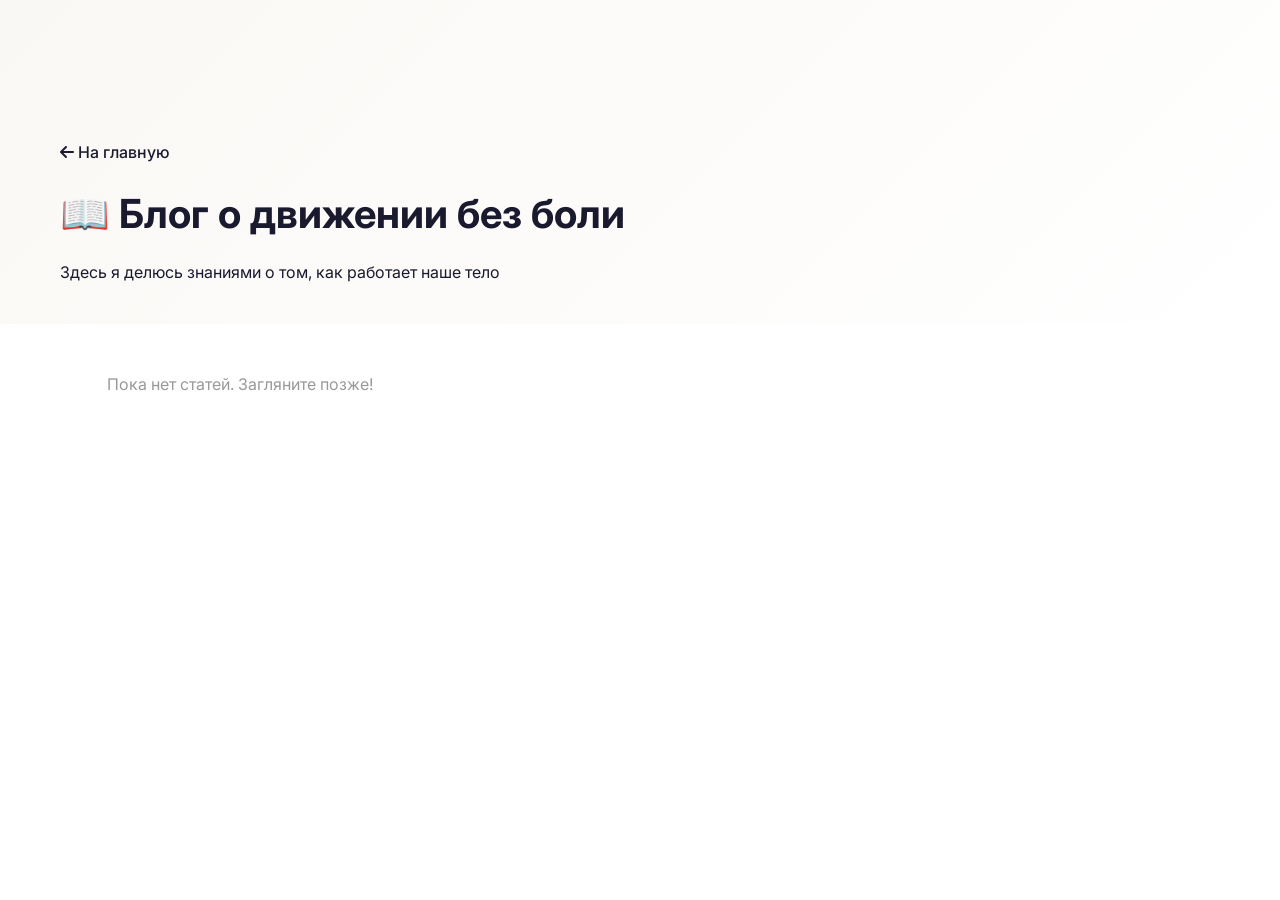
<file: article.html>
<!DOCTYPE html>
<html lang="ru">
<head>
    <meta charset="UTF-8">
    <meta name="viewport" content="width=device-width, initial-scale=1.0, viewport-fit=cover">
    <title>Статья | Валерия Радкова</title>
    <link href="https://fonts.googleapis.com/css2?family=Inter:opsz,wght@14..32,300;400;500;600;700&display=swap" rel="stylesheet">
    <link rel="stylesheet" href="https://cdnjs.cloudflare.com/ajax/libs/font-awesome/6.5.1/css/all.min.css">
    <link rel="stylesheet" href="style.css">
    <style>
        .article-container { max-width: 800px; margin: 60px auto; padding: 0 20px; }
        @media (max-width: 768px) { .article-container { margin: 40px auto; } }
        .article-card { background: white; border-radius: 32px; padding: 40px; box-shadow: 0 8px 30px rgba(0,0,0,0.05); }
        @media (max-width: 600px) { .article-card { padding: 24px; } }
        .back-link { display: inline-block; margin-bottom: 24px; color: #1a1a2e; text-decoration: none; font-weight: 500; }
        h1 { font-size: 2.2rem; margin-bottom: 16px; }
        @media (max-width: 600px) { h1 { font-size: 1.6rem; } }
        .article-meta { display: flex; gap: 24px; margin-bottom: 32px; color: #999; font-size: 0.85rem; }
        .article-content { font-size: 1.05rem; line-height: 1.7; color: #2a2a3a; }
        .article-content p { margin-bottom: 20px; }
    </style>
</head>
<body>
    <div class="article-container">
        <div class="article-card">
            <a href="blog.html" class="back-link"><i class="fas fa-arrow-left"></i> Ко всем статьям</a>
            <h1 id="article-title"></h1>
            <div class="article-meta">
                <span id="article-date"></span>
                <span><i class="far fa-eye"></i> <span id="article-views"></span></span>
            </div>
            <div id="article-content" class="article-content"></div>
        </div>
    </div>
    <script>
        function getBlogPosts() {
            const posts = localStorage.getItem('blog_posts');
            return posts ? JSON.parse(posts) : [];
        }
        function addView(postId) {
            const posts = getBlogPosts();
            const post = posts.find(p => p.id == postId);
            if (post) {
                post.views = (post.views || 0) + 1;
                localStorage.setItem('blog_posts', JSON.stringify(posts));
            }
        }
        function loadArticle() {
            const params = new URLSearchParams(window.location.search);
            const id = params.get('id');
            if (!id) { window.location.href = 'blog.html'; return; }
            const posts = getBlogPosts();
            const post = posts.find(p => p.id == id);
            if (!post) { window.location.href = 'blog.html'; return; }
            addView(id);
            document.getElementById('article-title').innerHTML = post.title_ru || post.title;
            document.getElementById('article-content').innerHTML = (post.content_ru || post.content || '').replace(/\n/g, '<br>');
            document.getElementById('article-date').innerHTML = new Date(post.date).toLocaleDateString();
            document.getElementById('article-views').innerHTML = post.views || 0;
            document.title = post.title_ru || post.title;
        }
        document.addEventListener('DOMContentLoaded', loadArticle);
    </script>
</body>
</html>
</file>
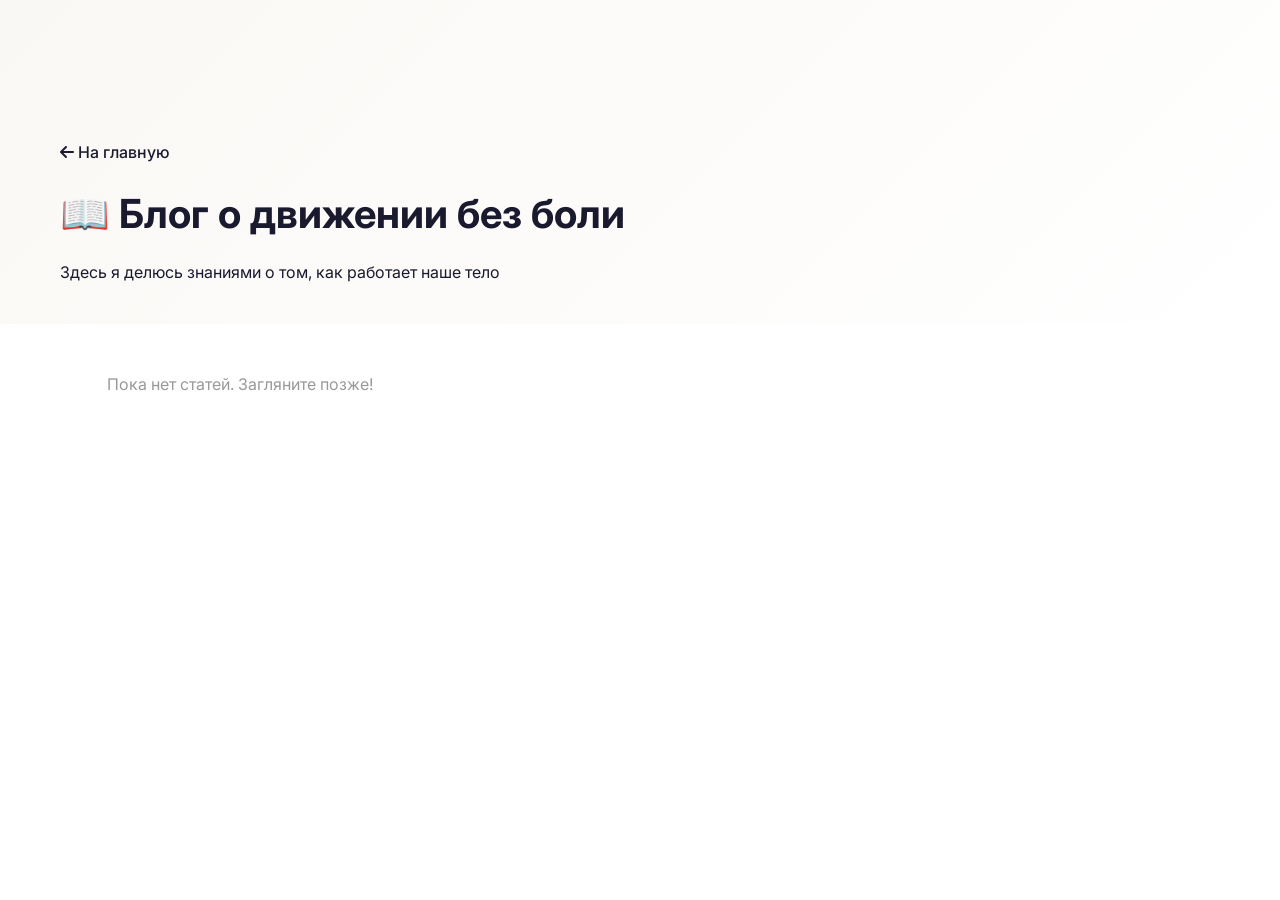
<file: blog.html>
<!DOCTYPE html>
<html lang="ru">
<head>
    <meta charset="UTF-8">
    <meta name="viewport" content="width=device-width, initial-scale=1.0, viewport-fit=cover">
    <title>Блог | Валерия Радкова</title>
    <link href="https://fonts.googleapis.com/css2?family=Inter:opsz,wght@14..32,300;400;500;600;700&display=swap" rel="stylesheet">
    <link rel="stylesheet" href="https://cdnjs.cloudflare.com/ajax/libs/font-awesome/6.5.1/css/all.min.css">
    <link rel="stylesheet" href="style.css">
    <style>
        .blog-header {
            padding: 120px 0 40px;
            background: linear-gradient(135deg, #faf8f5 0%, #ffffff 100%);
        }
        h1 {
            font-size: 2.5rem;
            margin-bottom: 16px;
        }
        @media (max-width: 768px) {
            .blog-header { padding: 100px 0 30px; }
            h1 { font-size: 2rem; }
        }
        .blog-grid {
            display: grid;
            grid-template-columns: repeat(auto-fill, minmax(320px, 1fr));
            gap: 40px;
            margin: 48px 0;
        }
        @media (max-width: 600px) {
            .blog-grid { grid-template-columns: 1fr; gap: 24px; }
        }
        .blog-card {
            background: #faf8f5;
            border-radius: 24px;
            overflow: hidden;
            text-decoration: none;
            color: inherit;
            transition: transform 0.2s;
            display: block;
        }
        .blog-card:hover { transform: translateY(-6px); }
        .blog-card-content { padding: 24px; }
        .blog-card h3 { font-size: 1.3rem; margin-bottom: 12px; }
        .blog-meta {
            display: flex;
            justify-content: space-between;
            align-items: center;
            margin-top: 16px;
            font-size: 0.8rem;
            color: #999;
        }
        .back-link {
            display: inline-block;
            margin: 20px 0;
            color: #1a1a2e;
            text-decoration: none;
            font-weight: 500;
        }
    </style>
</head>
<body>
    <div class="blog-header">
        <div class="container">
            <a href="index.html" class="back-link"><i class="fas fa-arrow-left"></i> На главную</a>
            <h1>📖 Блог о движении без боли</h1>
            <p>Здесь я делюсь знаниями о том, как работает наше тело</p>
        </div>
    </div>
    <div class="container">
        <div id="blog-list" class="blog-grid"></div>
    </div>
    <script>
        function getBlogPosts() {
            const posts = localStorage.getItem('blog_posts');
            return posts ? JSON.parse(posts) : [];
        }
        function loadBlogList() {
            const container = document.getElementById('blog-list');
            const posts = getBlogPosts();
            const sorted = posts.sort((a,b) => new Date(b.date) - new Date(a.date));
            if (sorted.length === 0) {
                container.innerHTML = '<p style="text-align:center; color:#999;">Пока нет статей. Загляните позже!</p>';
                return;
            }
            container.innerHTML = sorted.map(post => `
                <a href="article.html?id=${post.id}" class="blog-card">
                    <div class="blog-card-content">
                        <h3>${post.title_ru || post.title}</h3>
                        <p>${(post.excerpt_ru || post.excerpt || '').substring(0, 120)}${(post.excerpt_ru || post.excerpt || '').length > 120 ? '...' : ''}</p>
                        <div class="blog-meta">
                            <span>${new Date(post.date).toLocaleDateString()}</span>
                            <span><i class="far fa-eye"></i> ${post.views || 0}</span>
                        </div>
                    </div>
                </a>
            `).join('');
        }
        document.addEventListener('DOMContentLoaded', loadBlogList);
    </script>
</body>
</html>
</file>
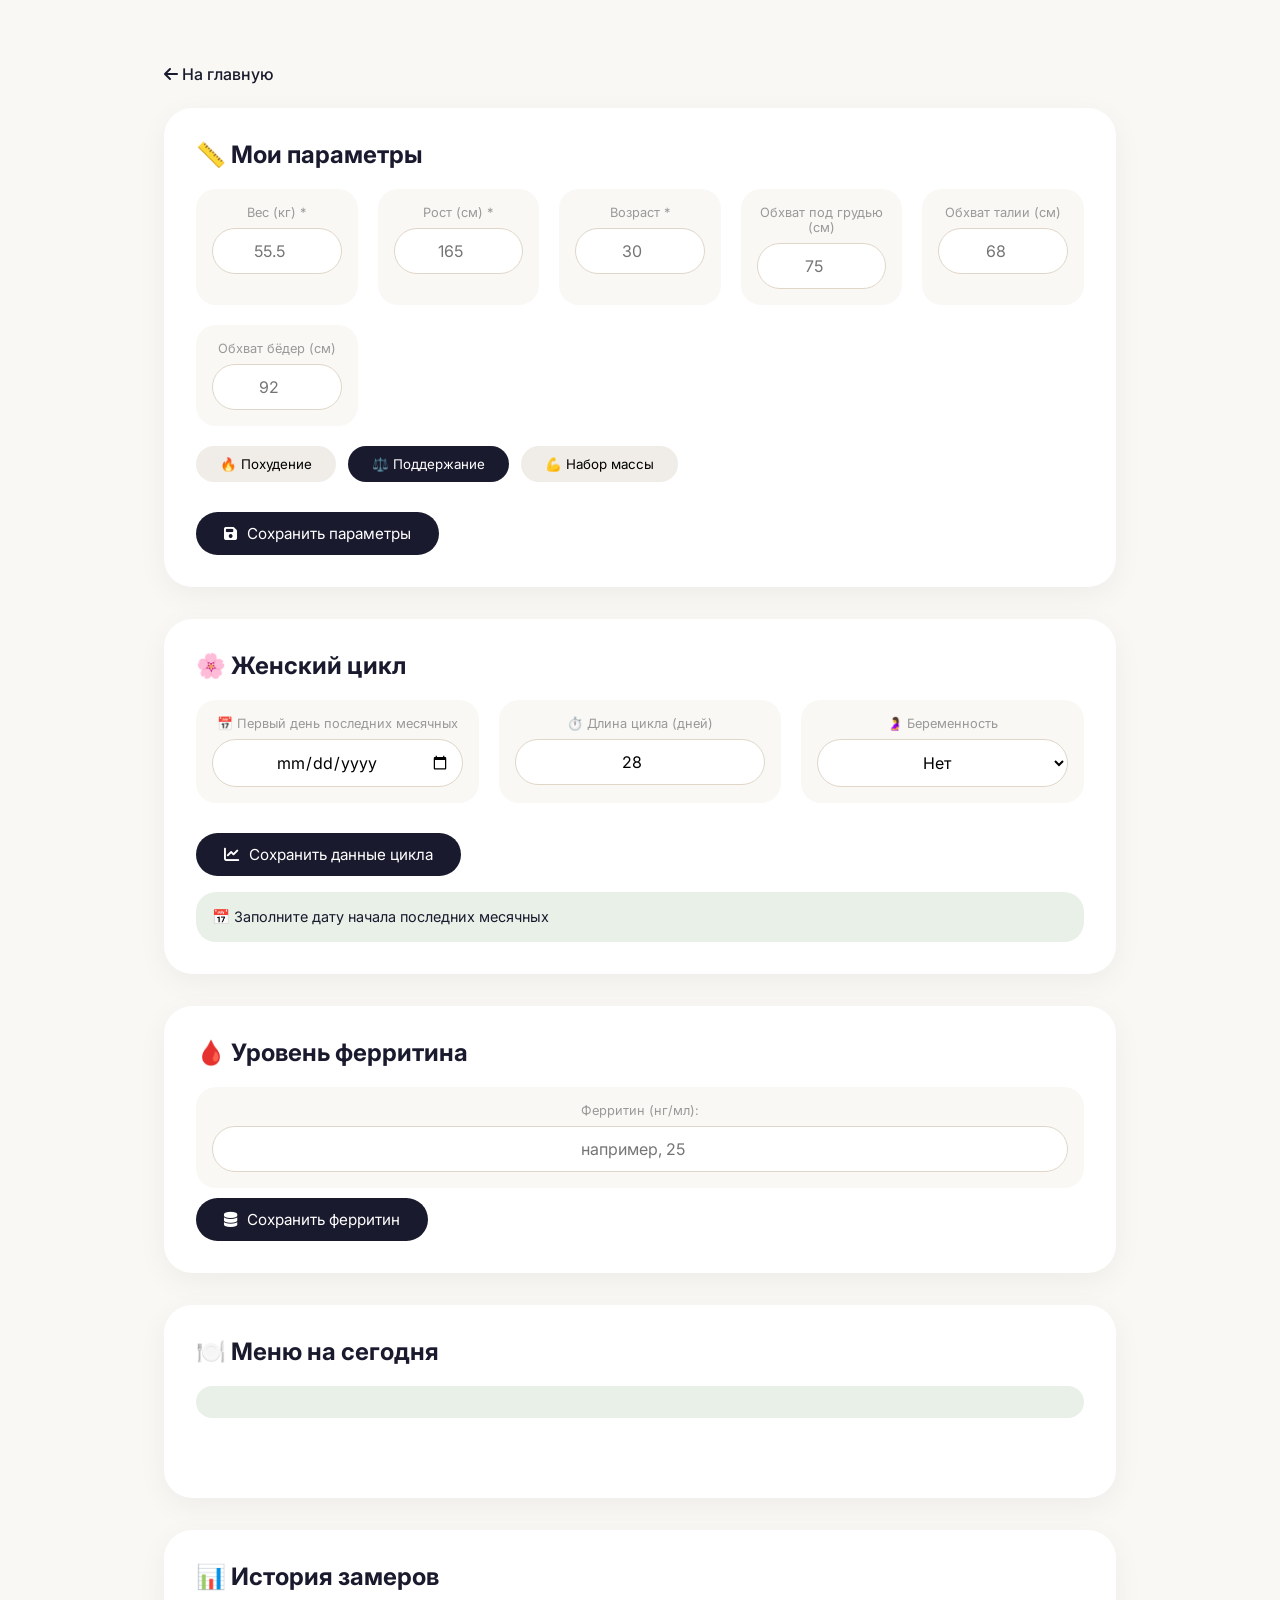
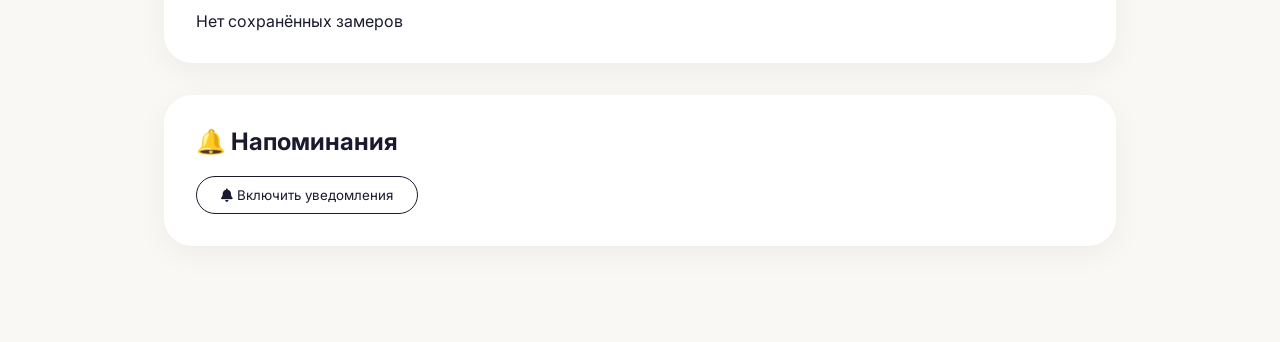
<file: dashboard.html>
<!DOCTYPE html>
<html lang="ru">
<head>
    <meta charset="UTF-8">
    <meta name="viewport" content="width=device-width, initial-scale=1.0, viewport-fit=cover">
    <title>Личный кабинет | Валерия Радкова</title>
    <link href="https://fonts.googleapis.com/css2?family=Inter:opsz,wght@14..32,300;400;500;600;700&display=swap" rel="stylesheet">
    <link rel="stylesheet" href="https://cdnjs.cloudflare.com/ajax/libs/font-awesome/6.5.1/css/all.min.css">
    <style>
        * { margin: 0; padding: 0; box-sizing: border-box; }
        body { font-family: 'Inter', sans-serif; background: #faf8f5; color: #1a1a2e; }
        .container { max-width: 1000px; margin: 40px auto; padding: 24px; }
        .card { background: white; border-radius: 28px; padding: 32px; margin-bottom: 32px; box-shadow: 0 8px 30px rgba(0,0,0,0.05); }
        h2 { font-size: 1.5rem; margin-bottom: 20px; }
        .grid { display: grid; grid-template-columns: repeat(auto-fit, minmax(160px, 1fr)); gap: 20px; margin: 20px 0; }
        .field { background: #faf8f5; padding: 16px; border-radius: 20px; text-align: center; }
        .field label { display: block; font-size: 0.8rem; color: #999; margin-bottom: 8px; }
        .field input, .field select { width: 100%; padding: 12px; border: 1px solid #e0d6c8; border-radius: 40px; text-align: center; font-size: 1rem; font-family: 'Inter', sans-serif; background: white; }
        .goal-group { display: flex; gap: 12px; flex-wrap: wrap; margin: 20px 0; }
        .goal-btn { background: #f0ede8; border: none; padding: 10px 24px; border-radius: 40px; cursor: pointer; font-family: 'Inter', sans-serif; transition: all 0.2s; }
        .goal-btn.active { background: #1a1a2e; color: white; }
        .btn { background: #1a1a2e; color: white; padding: 12px 28px; border: none; border-radius: 40px; cursor: pointer; display: inline-flex; align-items: center; gap: 10px; font-family: 'Inter', sans-serif; font-size: 0.95rem; margin-top: 10px; }
        .btn-outline { background: transparent; border: 1.5px solid #1a1a2e; color: #1a1a2e; padding: 10px 24px; border-radius: 40px; cursor: pointer; font-family: 'Inter', sans-serif; }
        .menu-grid { display: grid; grid-template-columns: repeat(auto-fit, minmax(320px, 1fr)); gap: 24px; margin: 24px 0; }
        .menu-card { background: #faf8f5; border-radius: 24px; padding: 20px; cursor: pointer; border: 2px solid transparent; transition: all 0.2s; }
        .menu-card.selected { border-color: #4a7c59; background: #f0f5f0; }
        .menu-card h4 { margin-bottom: 8px; }
        .menu-desc { font-size: 0.8rem; color: #c4a87c; margin-bottom: 16px; }
        .meal-preview p { font-size: 0.85rem; color: #666; margin: 6px 0; }
        .meal-detail { display: grid; grid-template-columns: repeat(auto-fit, minmax(180px, 1fr)); gap: 16px; margin: 20px 0; }
        .meal-item { background: white; padding: 16px; border-radius: 20px; }
        .recipe-link { margin-top: 10px; font-size: 0.8rem; color: #c4a87c; display: inline-block; text-decoration: none; }
        .back-link { display: inline-block; margin-bottom: 24px; color: #1a1a2e; text-decoration: none; font-weight: 500; }
        table { width: 100%; border-collapse: collapse; margin-top: 20px; }
        th, td { padding: 12px; text-align: left; border-bottom: 1px solid #eee; }
        th { background: #faf8f5; }
        .hidden { display: none; }
        .info-text { background: #e8f0e8; padding: 16px; border-radius: 20px; margin-top: 16px; font-size: 0.9rem; }
        @media (max-width: 600px) { .container { margin: 20px auto; padding: 16px; } .card { padding: 24px; } }
    </style>
</head>
<body>
<div class="container">
    <a href="index.html" class="back-link"><i class="fas fa-arrow-left"></i> На главную</a>

    <!-- Параметры -->
    <div class="card">
        <h2>📏 Мои параметры</h2>
        <div class="grid">
            <div class="field"><label>Вес (кг) *</label><input type="number" id="weight" step="0.1" placeholder="55.5"></div>
            <div class="field"><label>Рост (см) *</label><input type="number" id="height" step="1" placeholder="165"></div>
            <div class="field"><label>Возраст *</label><input type="number" id="age" step="1" placeholder="30"></div>
            <div class="field"><label>Обхват под грудью (см)</label><input type="number" id="chest" step="0.5" placeholder="75"></div>
            <div class="field"><label>Обхват талии (см)</label><input type="number" id="waist" step="0.5" placeholder="68"></div>
            <div class="field"><label>Обхват бёдер (см)</label><input type="number" id="hips" step="0.5" placeholder="92"></div>
        </div>
        <div class="goal-group">
            <button class="goal-btn" data-goal="loss">🔥 Похудение</button>
            <button class="goal-btn active" data-goal="maintain">⚖️ Поддержание</button>
            <button class="goal-btn" data-goal="gain">💪 Набор массы</button>
        </div>
        <button id="saveParamsBtn" class="btn"><i class="fas fa-save"></i> Сохранить параметры</button>
        <div id="calorieDisplay" class="info-text hidden"></div>
    </div>

    <!-- Цикл -->
    <div class="card">
        <h2>🌸 Женский цикл</h2>
        <div class="grid">
            <div class="field"><label>📅 Первый день последних месячных</label><input type="date" id="lastPeriod"></div>
            <div class="field"><label>⏱️ Длина цикла (дней)</label><input type="number" id="cycleLength" value="28" min="21" max="35"></div>
            <div class="field"><label>🤰 Беременность</label><select id="pregnant"><option value="no">Нет</option><option value="yes">Да</option></select></div>
        </div>
        <button id="saveCycleBtn" class="btn"><i class="fas fa-chart-line"></i> Сохранить данные цикла</button>
        <div id="cycleDisplay" class="info-text hidden"></div>
    </div>

    <!-- Ферритин -->
    <div class="card">
        <h2>🩸 Уровень ферритина</h2>
        <div class="field"><label>Ферритин (нг/мл):</label><input type="number" id="ferritin" step="1" placeholder="например, 25"></div>
        <button id="saveFerritinBtn" class="btn"><i class="fas fa-database"></i> Сохранить ферритин</button>
    </div>

    <!-- Меню -->
    <div class="card" id="menuBlock">
        <h2>🍽️ Меню на сегодня</h2>
        <div id="menuInfo" class="info-text"></div>
        <div id="menuOptions" class="menu-grid"></div>
        <div id="selectedMenuBlock" class="hidden" style="margin-top: 32px; padding: 24px; background: #e8f0e8; border-radius: 24px;">
            <h3>✅ Вы выбрали меню:</h3>
            <div id="selectedMenuDetails"></div>
            <button id="saveMenuBtn" class="btn"><i class="fas fa-heart"></i> Сохранить в мою кулинарную книгу</button>
        </div>
    </div>

    <!-- История -->
    <div class="card">
        <h2>📊 История замеров</h2>
        <div id="historyTable"></div>
    </div>

    <!-- Напоминания -->
    <div class="card">
        <h2>🔔 Напоминания</h2>
        <button id="notifyBtn" class="btn-outline"><i class="fas fa-bell"></i> Включить уведомления</button>
    </div>
</div>

<script>
    // ========== ПРИНУДИТЕЛЬНАЯ ПРИВЯЗКА КНОПОК ==========
    (function() {
        if (document.readyState === 'loading') {
            document.addEventListener('DOMContentLoaded', bindButtons);
        } else {
            bindButtons();
        }
        
        function bindButtons() {
            // Инициализируем currentGoal, если ещё нет
            window.currentGoal = window.currentGoal || "maintain";
            
            // Кнопка сохранения параметров
            const saveParamsBtn = document.getElementById('saveParamsBtn');
            if (saveParamsBtn) {
                saveParamsBtn.onclick = function(e) {
                    e.preventDefault();
                    if (typeof window.saveParams === 'function') {
                        window.saveParams();
                    } else {
                        console.error("saveParams не определена");
                        alert("Ошибка: функция сохранения не загружена");
                    }
                };
            }
            
            // Кнопка сохранения цикла
            const saveCycleBtn = document.getElementById('saveCycleBtn');
            if (saveCycleBtn) {
                saveCycleBtn.onclick = function(e) {
                    e.preventDefault();
                    let lastPeriod = document.getElementById('lastPeriod').value;
                    let cycleLength = document.getElementById('cycleLength').value;
                    let pregnant = document.getElementById('pregnant').value;
                    if (lastPeriod) localStorage.setItem('user_last_period', lastPeriod);
                    localStorage.setItem('user_cycle_length', cycleLength);
                    localStorage.setItem('user_pregnant', pregnant);
                    if (typeof updateCycleDisplay === 'function') updateCycleDisplay();
                    if (typeof renderMenus === 'function') renderMenus();
                    alert("✅ Данные цикла сохранены");
                };
            }
            
            // Кнопка сохранения ферритина
            const saveFerritinBtn = document.getElementById('saveFerritinBtn');
            if (saveFerritinBtn) {
                saveFerritinBtn.onclick = function(e) {
                    e.preventDefault();
                    let ferritin = document.getElementById('ferritin').value;
                    if (ferritin !== "") localStorage.setItem('user_ferritin', ferritin);
                    if (typeof renderMenus === 'function') renderMenus();
                    alert("✅ Ферритин сохранён");
                };
            }
            
            // Кнопка сохранения меню
            const saveMenuBtn = document.getElementById('saveMenuBtn');
            if (saveMenuBtn) {
                saveMenuBtn.onclick = function(e) {
                    e.preventDefault();
                    if (typeof saveMenuToLocal === 'function') saveMenuToLocal();
                };
            }
            
            // Кнопка уведомлений
            const notifyBtn = document.getElementById('notifyBtn');
            if (notifyBtn) {
                notifyBtn.onclick = function(e) {
                    e.preventDefault();
                    if (Notification.permission !== 'granted') {
                        Notification.requestPermission().then(p => { if (p === 'granted') alert("Уведомления включены"); });
                    } else {
                        alert("Уведомления уже разрешены");
                    }
                };
            }
            
            // Кнопки цели
            document.querySelectorAll('.goal-btn').forEach(btn => {
                btn.onclick = function(e) {
                    e.preventDefault();
                    document.querySelectorAll('.goal-btn').forEach(b => b.classList.remove('active'));
                    btn.classList.add('active');
                    window.currentGoal = btn.dataset.goal;
                    if (typeof updateCalorieDisplay === 'function') updateCalorieDisplay();
                    if (typeof renderMenus === 'function') renderMenus();
                };
            });
        }
    })();

    // ========== БАЗА МЕНЮ ==========
    const MENUS = {
        low: {
            1200: [
                { id: "low_1200_1", title: "Восстанавливающее меню, день 1", desc: "Насыщено железом", breakfast: "Омлет из 2 яиц + 50 г говядины + шпинат + перец", lunch: "120 г гречки + 100 г печени + салат из капусты", dinner: "130 г скумбрии + 200 г цветной капусты", snack: "150 мл кефира" },
                { id: "low_1200_2", title: "Восстанавливающее меню, день 2", desc: "Чечевица и печень", breakfast: "2 яйца пашот + 100 г говядины + руккола", lunch: "150 г чечевичного супа + 100 г курицы", dinner: "150 г куриной печени + 200 г брокколи", snack: "1 яблоко" },
                { id: "low_1200_3", title: "Лёгкое железное меню", desc: "Минимум жиров", breakfast: "Омлет из 2 яиц + 80 г индейки + шпинат", lunch: "150 г булгура + 120 г печени + салат", dinner: "150 г хека + 200 г стручковой фасоли", snack: "1 апельсин" },
                { id: "low_1200_4", title: "Энергия + железо", desc: "С витамином С", breakfast: "2 яйца пашот + 100 г говядины + руккола + лимон", lunch: "120 г гречки + 100 г печени + квашеная капуста", dinner: "130 г тунца + 200 г брокколи + томаты", snack: "150 г кефира + ягоды" }
            ],
            1350: [
                { id: "low_1350_1", title: "Энергия + железо, день 1", desc: "+ яйцо и овощи", breakfast: "Омлет из 2 яиц + 70 г говядины + шпинат", lunch: "150 г гречки + 120 г печени + капуста", dinner: "170 г скумбрии + 200 г цветной капусты", snack: "150 мл кефира + ягоды" },
                { id: "low_1350_2", title: "Энергия + железо, день 2", desc: "С апельсином", breakfast: "2 яйца пашот + 120 г говядины + руккола", lunch: "170 г чечевичного супа + 120 г курицы", dinner: "170 г куриной печени + 200 г брокколи", snack: "1 апельсин + орехи" },
                { id: "low_1350_3", title: "Средиземноморское железо", desc: "Рыба + овощи", breakfast: "Омлет с тунцом + шпинат", lunch: "150 г киноа + 120 г печени + салат", dinner: "180 г скумбрии + 250 г цветной капусты", snack: "1 грейпфрут" },
                { id: "low_1350_4", title: "Меню для энергии", desc: "Максимум витамина С", breakfast: "2 яйца + 100 г говядины + болгарский перец", lunch: "170 г гречки + 100 г печени + свекла", dinner: "170 г курицы + 200 г брокколи + лимон", snack: "150 мл кефира + черника" }
            ],
            1450: [
                { id: "low_1450_1", title: "Плюс творог, день 1", desc: "+ творог", breakfast: "Омлет + 70 г говядины + шпинат", lunch: "170 г гречки + 120 г печени + капуста", dinner: "170 г скумбрии + 200 г цветной капусты", snack: "150 мл кефира + черника" },
                { id: "low_1450_2", title: "Плюс творог, день 2", desc: "Творог на завтрак", breakfast: "150 г творога + черника + орехи", lunch: "170 г гречки + 150 г языка + капуста", dinner: "170 г скумбрии + 200 г фасоли", snack: "1 апельсин + миндаль" },
                { id: "low_1450_3", title: "Сытное железное", desc: "Для насыщения", breakfast: "Омлет из 3 яиц + 100 г говядины", lunch: "200 г гречки + 120 г печени + салат", dinner: "200 г скумбрии + 250 г цветной капусты", snack: "150 г творога + ягоды" },
                { id: "low_1450_4", title: "Лёгкое и полезное", desc: "Минимум обработки", breakfast: "2 яйца пашот + авокадо + шпинат", lunch: "170 г чечевицы + 150 г курицы + овощи", dinner: "180 г хека + 200 г брокколи + томаты", snack: "1 яблоко + орехи" }
            ],
            1550: [
                { id: "low_1550_1", title: "Максимум белка, день 1", desc: "3 яйца", breakfast: "Омлет из 3 яиц + 80 г говядины", lunch: "180 г гречки + 150 г печени + капуста", dinner: "180 г скумбрии + 220 г цветной капусты", snack: "200 мл кефира + черника" },
                { id: "low_1550_2", title: "Максимум белка, день 2", desc: "С фруктами", breakfast: "2 яйца пашот + 150 г говядины", lunch: "180 г чечевичного супа + 150 г курицы", dinner: "180 г куриной печени + 220 г брокколи", snack: "1 яблоко + 1 апельсин + орехи" },
                { id: "low_1550_3", title: "Энергия на весь день", desc: "Плотный завтрак", breakfast: "Омлет из 3 яиц + 100 г говядины + тост", lunch: "200 г гречки + 150 г печени + свекла", dinner: "200 г скумбрии + 250 г фасоли", snack: "150 мл кефира + ягоды + орехи" },
                { id: "low_1550_4", title: "Разнообразное меню", desc: "Рыба и мясо", breakfast: "Творог 150 г + ягоды + орехи + тост", lunch: "180 г киноа + 150 г курицы + салат", dinner: "200 г скумбрии + 250 г цветной капусты", snack: "1 апельсин + 1 яблоко" }
            ],
            1650: [
                { id: "low_1650_1", title: "Усиленное меню, день 1", desc: "2 тоста", breakfast: "Омлет + 100 г говядины + шпинат + тост", lunch: "200 г гречки + 180 г печени + капуста", dinner: "200 г скумбрии + 250 г цветной капусты", snack: "200 мл кефира + черника + орехи" },
                { id: "low_1650_2", title: "Усиленное меню, день 2", desc: "С грушей", breakfast: "200 г творога + черника + орехи", lunch: "200 г гречки + 200 г языка + капуста", dinner: "200 г скумбрии + 250 г фасоли", snack: "1 апельсин + 1 киви + орехи" },
                { id: "low_1650_3", title: "Максимум энергии", desc: "Перед тренировкой", breakfast: "Омлет из 3 яиц + 120 г говядины + тост", lunch: "220 г гречки + 180 г печени + салат", dinner: "220 г скумбрии + 300 г брокколи", snack: "150 мл кефира + банан + орехи" },
                { id: "low_1650_4", title: "Сытное меню", desc: "На целый день", breakfast: "Овсянка на молоке + 2 яйца + ягоды", lunch: "200 г гречки + 200 г курицы + овощи", dinner: "200 г скумбрии + 250 г цветной капусты", snack: "1 яблоко + 1 апельсин + орехи" }
            ],
            1750: [
                { id: "low_1750_1", title: "Интенсивное, день 1", desc: "Максимум овощей", breakfast: "Омлет + 120 г говядины + шпинат + тост", lunch: "220 г гречки + 200 г печени + капуста", dinner: "220 г скумбрии + 300 г цветной капусты", snack: "200 мл кефира + черника + яблоко" },
                { id: "low_1750_2", title: "Интенсивное, день 2", desc: "Двойной перекус", breakfast: "2 яйца пашот + 200 г говядины", lunch: "220 г чечевичного супа + 200 г курицы", dinner: "220 г куриной печени + 300 г брокколи", snack: "яблоко + апельсин + груша + орехи" },
                { id: "low_1750_3", title: "Для активных", desc: "Высокий белок", breakfast: "Омлет из 4 яиц + 150 г говядины + тост", lunch: "250 г гречки + 200 г печени + салат", dinner: "250 г скумбрии + 350 г цветной капусты", snack: "200 мл кефира + черника + банан" },
                { id: "low_1750_4", title: "Разнообразное", desc: "Рыба и мясо", breakfast: "Творог 200 г + ягоды + орехи + тост", lunch: "220 г киноа + 200 г курицы + салат", dinner: "250 г скумбрии + 350 г брокколи", snack: "1 апельсин + 1 яблоко + орехи" }
            ],
            1850: [
                { id: "low_1850_1", title: "Высокая активность, день 1", desc: "4 яйца", breakfast: "Омлет из 4 яиц + 150 г говядины", lunch: "250 г гречки + 220 г печени + капуста", dinner: "250 г скумбрии + 350 г цветной капусты", snack: "250 мл кефира + черника + яблоко" },
                { id: "low_1850_2", title: "Высокая активность, день 2", desc: "С бананом", breakfast: "250 г творога + черника + орехи", lunch: "250 г гречки + 250 г языка + капуста", dinner: "250 г скумбрии + 350 г фасоли", snack: "апельсин + банан + орехи" },
                { id: "low_1850_3", title: "Энергия на максимум", desc: "Плотный день", breakfast: "Омлет из 4 яиц + 180 г говядины + тост", lunch: "280 г гречки + 220 г печени + салат", dinner: "280 г скумбрии + 400 г цветной капусты", snack: "250 мл кефира + черника + яблоко + груша" },
                { id: "low_1850_4", title: "Сытное меню", desc: "Для восстановления", breakfast: "Овсянка на молоке + 3 яйца + ягоды", lunch: "250 г гречки + 250 г курицы + овощи", dinner: "280 г скумбрии + 350 г брокколи", snack: "1 апельсин + 1 банан + орехи" }
            ],
            1950: [
                { id: "low_1950_1", title: "Максимальная порция, день 1", desc: "Сытное", breakfast: "Омлет из 4 яиц + 180 г говядины", lunch: "280 г гречки + 250 г печени + капуста", dinner: "280 г скумбрии + 400 г цветной капусты", snack: "250 мл кефира + черника + яблоко + груша" },
                { id: "low_1950_2", title: "Максимальная порция, день 2", desc: "Суп-пюре", breakfast: "2 яйца пашот + 280 г говядины", lunch: "280 г чечевичного супа + 280 г курицы", dinner: "280 г куриной печени + 400 г брокколи", snack: "яблоко + апельсин + груша + банан + орехи" },
                { id: "low_1950_3", title: "Супер-энергия", desc: "Для спортсменов", breakfast: "Омлет из 5 яиц + 200 г говядины + тост", lunch: "300 г гречки + 250 г печени + салат", dinner: "300 г скумбрии + 400 г цветной капусты", snack: "250 мл кефира + черника + банан + орехи" },
                { id: "low_1950_4", title: "Максимум вкуса", desc: "Разнообразие", breakfast: "Творог 250 г + ягоды + орехи + 2 тоста", lunch: "280 г киноа + 250 г курицы + салат", dinner: "300 г скумбрии + 400 г брокколи", snack: "1 апельсин + 1 яблоко + 1 банан + орехи" }
            ]
        },
        normal: {
            1550: [
                { id: "normal_1550_1", title: "Базовое меню 1", desc: "Сбалансированное", breakfast: "Овсянка + 2 яйца + ягоды", lunch: "Гречка с курицей + овощи", dinner: "Рыба на пару + салат", snack: "Кефир + яблоко" },
                { id: "normal_1550_2", title: "Базовое меню 2", desc: "Легкое", breakfast: "Творог с ягодами + орехи", lunch: "Рис с индейкой + овощи", dinner: "Запечённая курица + брокколи", snack: "Йогурт + груша" },
                { id: "normal_1550_3", title: "Базовое меню 3", desc: "Энергия", breakfast: "Омлет из 3 яиц + тост + авокадо", lunch: "Киноа с лососем + салат", dinner: "Гречка с говядиной + овощи", snack: "Творог + ягоды" },
                { id: "normal_1550_4", title: "Базовое меню 4", desc: "Разнообразное", breakfast: "Смузи с бананом + 2 яйца", lunch: "Булгур с курицей + овощи", dinner: "Рыба запечённая + цветная капуста", snack: "Кефир + орехи" }
            ]
        }
    };

    let currentGoal = "maintain";
    let selectedMenu = null;

    function getFerritinStatus(val) { if (!val && val!==0) return "normal"; if (val < 50) return "low"; return "normal"; }
    function getTargetCalories(w,h,a,g) { let bmr = 10*w + 6.25*h - 5*a - 161; let tdee = bmr * 1.375; if (g==="loss") return Math.round(tdee*0.85); if (g==="gain") return Math.round(tdee*1.1); return Math.round(tdee); }
    function findNearestRange(cal) { let ranges = [1200,1350,1450,1550,1650,1750,1850,1950]; return ranges.reduce((a,b) => Math.abs(b-cal) < Math.abs(a-cal) ? b : a); }
    function getRangeName(cal) { let names = {1200:"1200-1300",1350:"1300-1400",1450:"1400-1500",1550:"1500-1600",1650:"1600-1700",1750:"1700-1800",1850:"1800-1900",1950:"1900-2000"}; return names[cal] || "1500-1600"; }

    function getCyclePhase() {
        let lastPeriod = document.getElementById('lastPeriod').value;
        let cycleLen = parseInt(document.getElementById('cycleLength').value) || 28;
        if (!lastPeriod) return null;
        let start = new Date(lastPeriod);
        let today = new Date();
        let daysDiff = Math.floor((today - start) / (1000*3600*24));
        let dayInCycle = (daysDiff % cycleLen) + 1;
        let ovulationDay = Math.floor(cycleLen/2);
        if (dayInCycle <= 7) return "menstrual";
        if (dayInCycle <= ovulationDay-2) return "follicular";
        if (dayInCycle <= ovulationDay+2) return "ovulatory";
        return "luteal";
    }

    function updateCalorieDisplay() {
        let w = parseFloat(document.getElementById('weight').value);
        let h = parseFloat(document.getElementById('height').value);
        let a = parseFloat(document.getElementById('age').value);
        if (w && h && a) {
            let cal = getTargetCalories(w,h,a,currentGoal);
            document.getElementById('calorieDisplay').innerHTML = `Ваша норма: ${cal} ккал/день (${currentGoal === "loss" ? "дефицит" : (currentGoal === "gain" ? "профицит" : "поддержание")})`;
            document.getElementById('calorieDisplay').classList.remove('hidden');
        }
    }

    function updateCycleDisplay() {
        let lastPeriod = document.getElementById('lastPeriod').value;
        let cycleLen = parseInt(document.getElementById('cycleLength').value) || 28;
        let pregnant = document.getElementById('pregnant').value;
        if (pregnant === "yes") {
            document.getElementById('cycleDisplay').innerHTML = "🤰 Беременность — рекомендуем консультацию с врачом";
            document.getElementById('cycleDisplay').classList.remove('hidden');
            return;
        }
        if (!lastPeriod) {
            document.getElementById('cycleDisplay').innerHTML = "📅 Заполните дату начала последних месячных";
            document.getElementById('cycleDisplay').classList.remove('hidden');
            return;
        }
        let start = new Date(lastPeriod);
        let today = new Date();
        let daysDiff = Math.floor((today - start) / (1000*3600*24));
        let dayInCycle = (daysDiff % cycleLen) + 1;
        let ovulationDay = Math.floor(cycleLen/2);
        let phase = "";
        if (dayInCycle <= 7) phase = "🩸 Менструация";
        else if (dayInCycle <= ovulationDay-2) phase = "🌱 Фолликулярная фаза";
        else if (dayInCycle <= ovulationDay+2) phase = "🥚 Овуляция";
        else phase = "🍂 Лютеиновая фаза";
        document.getElementById('cycleDisplay').innerHTML = `📅 День цикла: ${dayInCycle} — ${phase}`;
        document.getElementById('cycleDisplay').classList.remove('hidden');
    }

    function loadSavedData() {
        let savedParams = localStorage.getItem('user_params');
        if (savedParams) {
            let p = JSON.parse(savedParams);
            document.getElementById('weight').value = p.weight;
            document.getElementById('height').value = p.height;
            document.getElementById('age').value = p.age;
            if (p.chest) document.getElementById('chest').value = p.chest;
            if (p.waist) document.getElementById('waist').value = p.waist;
            if (p.hips) document.getElementById('hips').value = p.hips;
            if (p.goal) {
                currentGoal = p.goal;
                document.querySelectorAll('.goal-btn').forEach(btn => {
                    if (btn.dataset.goal === currentGoal) btn.classList.add('active');
                    else btn.classList.remove('active');
                });
            }
            updateCalorieDisplay();
        }
        let savedLastPeriod = localStorage.getItem('user_last_period');
        let savedCycleLength = localStorage.getItem('user_cycle_length');
        let savedPregnant = localStorage.getItem('user_pregnant');
        if (savedLastPeriod) document.getElementById('lastPeriod').value = savedLastPeriod;
        if (savedCycleLength) document.getElementById('cycleLength').value = savedCycleLength;
        if (savedPregnant) document.getElementById('pregnant').value = savedPregnant;
        updateCycleDisplay();
        let savedFerritin = localStorage.getItem('user_ferritin');
        if (savedFerritin) document.getElementById('ferritin').value = savedFerritin;
    }

    // ========== ОСНОВНАЯ ФУНКЦИЯ СОХРАНЕНИЯ ==========
    window.saveParams = function() {
        console.log("saveParams вызвана");
        let weight = document.getElementById('weight').value;
        let height = document.getElementById('height').value;
        let age = document.getElementById('age').value;
        let chest = document.getElementById('chest').value;
        let waist = document.getElementById('waist').value;
        let hips = document.getElementById('hips').value;
        
        if (!weight || !height || !age) {
            alert("❌ Заполните вес, рост и возраст (обязательные поля)");
            return false;
        }
        
        let params = {
            weight: weight,
            height: height,
            age: age,
            chest: chest || "",
            waist: waist || "",
            hips: hips || "",
            goal: currentGoal,
            date: new Date().toISOString()
        };
        localStorage.setItem('user_params', JSON.stringify(params));
        
        let history = JSON.parse(localStorage.getItem('user_measurements') || '[]');
        history.push({
            date: new Date().toISOString(),
            weight: weight,
            height: height,
            age: age,
            chest: chest || "",
            waist: waist || "",
            hips: hips || "",
            goal: currentGoal
        });
        localStorage.setItem('user_measurements', JSON.stringify(history));
        
        if (typeof renderHistory === 'function') renderHistory();
        if (typeof updateCalorieDisplay === 'function') updateCalorieDisplay();
        if (typeof renderMenus === 'function') renderMenus();
        
        alert("✅ Параметры сохранены!");
        return true;
    };

    // ========== РЕНДЕР МЕНЮ (4 ВАРИАНТА) ==========
    function renderMenus() {
        let w = parseFloat(document.getElementById('weight').value);
        let h = parseFloat(document.getElementById('height').value);
        let a = parseFloat(document.getElementById('age').value);
        
        if (!w || !h || !a) {
            document.getElementById('menuInfo').innerHTML = "⚠️ Сначала сохраните параметры";
            document.getElementById('menuOptions').innerHTML = "";
            return;
        }
        
        let pregnant = document.getElementById('pregnant').value;
        if (pregnant === "yes") {
            document.getElementById('menuInfo').innerHTML = "🤰 При беременности рекомендуем консультацию с врачом";
            document.getElementById('menuOptions').innerHTML = "";
            return;
        }
        
        let cal = getTargetCalories(w, h, a, currentGoal);
        let range = findNearestRange(cal);
        let ferVal = document.getElementById('ferritin').value ? parseFloat(document.getElementById('ferritin').value) : null;
        let ferStatus = getFerritinStatus(ferVal);
        let phase = getCyclePhase();
        
        let menus = [];
        if (ferStatus === "low" && MENUS.low[range] && MENUS.low[range].length >= 4) {
            menus = MENUS.low[range];
        } else if (ferStatus === "low" && MENUS.low[range]) {
            menus = MENUS.low[range];
        } else {
            menus = MENUS.normal[1550];
        }
        
        while (menus.length < 4) {
            menus = [...menus, ...menus];
        }
        menus = menus.slice(0, 4);
        
        let rangeName = getRangeName(range);
        let phaseText = "";
        if (phase === "menstrual") phaseText = "🩸 Менструация — нужны продукты, богатые железом";
        else if (phase === "follicular") phaseText = "🌱 Фолликулярная фаза — больше энергии и белка";
        else if (phase === "ovulatory") phaseText = "🥚 Овуляция — поддерживаем гормоны";
        else if (phase === "luteal") phaseText = "🍂 Лютеиновая фаза — меньше сладкого, больше магния";
        
        document.getElementById('menuInfo').innerHTML = `${rangeName} ккал · ферритин: ${ferStatus === "low" ? "низкий (меню с высоким содержанием железа)" : "норма"} · цель: ${currentGoal === "loss" ? "похудение" : (currentGoal === "gain" ? "набор" : "поддержание")}<br>${phaseText}`;
        
        let container = document.getElementById('menuOptions');
        container.innerHTML = menus.map((m, idx) => `
            <div class="menu-card" data-idx="${idx}">
                <h4>🍽️ ${m.title}</h4>
                <div class="menu-desc">${m.desc}</div>
                <div class="meal-preview">
                    <p>🌅 ${m.breakfast.substring(0, 50)}…</p>
                    <p>☀️ ${m.lunch.substring(0, 50)}…</p>
                    <p>🌙 ${m.dinner.substring(0, 50)}…</p>
                </div>
            </div>
        `).join('');
        
        window.currentMenus = menus;
        document.querySelectorAll('.menu-card').forEach(card => {
            card.onclick = () => {
                document.querySelectorAll('.menu-card').forEach(c => c.classList.remove('selected'));
                card.classList.add('selected');
                let idx = parseInt(card.dataset.idx);
                selectedMenu = window.currentMenus[idx];
                displaySelectedMenu(selectedMenu);
            };
        });
    }

    function displaySelectedMenu(menu) {
        document.getElementById('selectedMenuDetails').innerHTML = `
            <div class="meal-detail">
                <div class="meal-item"><h5>🌅 Завтрак</h5><p>${menu.breakfast}</p><a class="recipe-link" href="https://eda.ru/recepty?q=${encodeURIComponent(menu.breakfast.split('+')[0])}" target="_blank">Найти рецепт →</a></div>
                <div class="meal-item"><h5>☀️ Обед</h5><p>${menu.lunch}</p><a class="recipe-link" href="https://eda.ru/recepty?q=${encodeURIComponent(menu.lunch.split('+')[0])}" target="_blank">Найти рецепт →</a></div>
                <div class="meal-item"><h5>🌙 Ужин</h5><p>${menu.dinner}</p><a class="recipe-link" href="https://eda.ru/recepty?q=${encodeURIComponent(menu.dinner.split('+')[0])}" target="_blank">Найти рецепт →</a></div>
                <div class="meal-item"><h5>🍎 Перекус</h5><p>${menu.snack}</p><a class="recipe-link" href="https://eda.ru/recepty?q=${encodeURIComponent(menu.snack.split(',')[0])}" target="_blank">Найти рецепт →</a></div>
            </div>
        `;
        document.getElementById('selectedMenuBlock').classList.remove('hidden');
    }

    function saveMenuToLocal() {
        if (!selectedMenu) { alert("Сначала выберите меню"); return; }
        let saved = JSON.parse(localStorage.getItem('saved_menus') || '[]');
        if (saved.some(m => m.id === selectedMenu.id)) { alert("Меню уже сохранено"); return; }
        saved.push({ ...selectedMenu, savedAt: new Date().toISOString() });
        localStorage.setItem('saved_menus', JSON.stringify(saved));
        alert("Меню сохранено в кулинарную книгу!");
    }

    function renderHistory() {
        let history = JSON.parse(localStorage.getItem('user_measurements') || '[]');
        let container = document.getElementById('historyTable');
        if (history.length === 0) {
            container.innerHTML = "<p>Нет сохранённых замеров</p>";
            return;
        }
        let html = '<table><thead><tr><th>Дата</th><th>Вес</th><th>Рост</th><th>Возраст</th><th>Грудь</th><th>Талия</th><th>Бёдра</th><th>Цель</th></tr></thead><tbody>';
        history.slice().reverse().forEach(h => {
            html += `<tr><td>${new Date(h.date).toLocaleDateString()}</td><td>${h.weight || "-"} кг</td><td>${h.height || "-"} см</td><td>${h.age || "-"}</td><td>${h.chest || "-"}</td><td>${h.waist || "-"}</td><td>${h.hips || "-"}</td><td>${h.goal === "loss" ? "похудение" : (h.goal === "gain" ? "набор" : "поддержание")}</td></tr>`;
        });
        html += '</tbody></table>';
        container.innerHTML = html;
    }

    // Загружаем сохранённые данные при старте
    loadSavedData();
    renderHistory();
    if (document.getElementById('weight').value && document.getElementById('height').value && document.getElementById('age').value) {
        renderMenus();
    }
</script>
</body>
</html>
</file>
<file: style.css>
* {
    margin: 0;
    padding: 0;
    box-sizing: border-box;
}

body {
    font-family: 'Inter', sans-serif;
    background-color: #ffffff;
    color: #1a1a2e;
    line-height: 1.5;
    overflow-x: hidden;
}

.container {
    max-width: 1200px;
    margin: 0 auto;
    padding: 0 20px;
}

@media (max-width: 768px) {
    .container {
        padding: 0 16px;
    }
}

/* Language switcher */
.lang-switch {
    position: fixed;
    top: 16px;
    right: 16px;
    z-index: 1000;
    display: flex;
    gap: 8px;
    background: rgba(255,255,255,0.95);
    padding: 6px 12px;
    border-radius: 40px;
    backdrop-filter: blur(8px);
    box-shadow: 0 2px 10px rgba(0,0,0,0.05);
}

@media (max-width: 480px) {
    .lang-switch {
        top: 12px;
        right: 12px;
        padding: 4px 8px;
        gap: 4px;
    }
    .lang-btn {
        padding: 4px 10px;
        font-size: 0.75rem;
    }
}

.lang-btn {
    background: none;
    border: none;
    padding: 6px 14px;
    border-radius: 30px;
    font-size: 0.85rem;
    cursor: pointer;
    font-family: 'Inter', sans-serif;
    color: #666;
    transition: all 0.2s;
}

.lang-btn.active {
    background: #1a1a2e;
    color: white;
}

.lang-btn:hover:not(.active) {
    background: #f0f0f0;
}

/* Hero */
.hero {
    padding: 100px 0 60px;
    background: linear-gradient(135deg, #faf8f5 0%, #ffffff 100%);
}

@media (max-width: 768px) {
    .hero {
        padding: 80px 0 50px;
    }
}

.hero__wrapper {
    display: flex;
    align-items: center;
    gap: 48px;
    flex-wrap: wrap;
}

.hero__text {
    flex: 1.2;
    min-width: 280px;
}

.hero__image {
    flex: 0.8;
    min-width: 240px;
    text-align: center;
}

.hero__image img {
    width: 100%;
    max-width: 320px;
    border-radius: 32px;
    object-fit: cover;
    aspect-ratio: 1 / 1;
    box-shadow: 0 20px 35px -10px rgba(0,0,0,0.15);
    background: #f0ede8;
}

@media (max-width: 768px) {
    .hero__wrapper {
        flex-direction: column-reverse;
        text-align: center;
        gap: 24px;
    }
    .hero__image img {
        max-width: 260px;
    }
    .hero__text {
        text-align: center;
    }
}

.hero__title {
    font-size: 3.2rem;
    font-weight: 600;
    line-height: 1.2;
    margin-bottom: 20px;
}

@media (max-width: 768px) {
    .hero__title {
        font-size: 2.2rem;
    }
}

@media (max-width: 480px) {
    .hero__title {
        font-size: 1.8rem;
    }
}

.hero__subtitle {
    font-size: 1.2rem;
    color: #4a4a5a;
    margin-bottom: 28px;
}

@media (max-width: 768px) {
    .hero__subtitle {
        font-size: 1rem;
    }
}

/* Buttons */
.btn-primary {
    display: inline-flex;
    align-items: center;
    gap: 10px;
    background: #1a1a2e;
    color: white;
    padding: 14px 32px;
    border-radius: 50px;
    text-decoration: none;
    font-weight: 500;
    transition: all 0.2s;
    border: none;
    cursor: pointer;
}

.btn-primary:hover {
    background: #2d2d4e;
    transform: translateY(-2px);
}

@media (max-width: 480px) {
    .btn-primary {
        padding: 12px 20px;
        font-size: 0.9rem;
        width: 100%;
        justify-content: center;
    }
}

.btn-outline {
    background: transparent;
    border: 1.5px solid #1a1a2e;
    color: #1a1a2e;
    padding: 10px 24px;
    border-radius: 50px;
    text-decoration: none;
    display: inline-flex;
    align-items: center;
    gap: 8px;
    transition: all 0.2s;
    cursor: pointer;
}

.btn-outline:hover {
    background: #1a1a2e;
    color: white;
}

/* Auth block */
.auth-block {
    margin-top: 32px;
}

.btn-auth {
    background: #1a1a2e;
    color: white;
    border: none;
    padding: 12px 28px;
    border-radius: 50px;
    font-size: 0.95rem;
    font-weight: 500;
    cursor: pointer;
    display: inline-flex;
    align-items: center;
    gap: 10px;
    transition: all 0.2s;
}

.btn-auth:hover {
    background: #2d2d4e;
    transform: translateY(-2px);
}

.small {
    padding: 6px 16px;
    font-size: 0.8rem;
}

#user-profile {
    display: inline-flex;
    align-items: center;
    gap: 16px;
    margin-left: 16px;
}

@media (max-width: 480px) {
    .auth-block {
        text-align: center;
    }
    #user-profile {
        flex-direction: column;
        margin-left: 0;
        margin-top: 12px;
        gap: 10px;
    }
}

/* Modal */
.modal {
    display: none;
    position: fixed;
    z-index: 1001;
    left: 0;
    top: 0;
    width: 100%;
    height: 100%;
    background: rgba(0,0,0,0.5);
    backdrop-filter: blur(4px);
}

.modal-content {
    background: white;
    margin: 20% auto;
    padding: 28px 24px;
    width: 90%;
    max-width: 400px;
    border-radius: 28px;
    position: relative;
    box-shadow: 0 20px 40px rgba(0,0,0,0.1);
}

@media (max-width: 600px) {
    .modal-content {
        margin: 30% auto;
        padding: 24px 20px;
    }
}

.close {
    position: absolute;
    right: 20px;
    top: 16px;
    font-size: 28px;
    cursor: pointer;
    color: #999;
}

.modal-content input {
    width: 100%;
    padding: 14px;
    margin: 10px 0;
    border: 1px solid #e0d6c8;
    border-radius: 40px;
    font-size: 1rem;
    font-family: 'Inter', sans-serif;
}

.social-login {
    margin-top: 20px;
    text-align: center;
}

.social-login p {
    margin: 12px 0;
    color: #999;
    font-size: 0.85rem;
}

.social-login button {
    width: 100%;
    margin: 8px 0;
    padding: 10px;
    border-radius: 40px;
    border: 1px solid #ddd;
    background: white;
    cursor: pointer;
    display: flex;
    align-items: center;
    justify-content: center;
    gap: 10px;
}

/* Philosophy */
.philosophy {
    padding: 80px 0;
    background: #ffffff;
}

.philosophy__content {
    max-width: 800px;
    margin: 0 auto;
    text-align: center;
}

.philosophy__quote {
    font-size: 1.4rem;
    font-weight: 500;
    margin: 32px 0;
    padding: 0 20px;
    border-left: 4px solid #e0d6c8;
    display: inline-block;
}

@media (max-width: 480px) {
    .philosophy__quote {
        font-size: 1.1rem;
    }
}

/* Methods grid - 4 cards in one row */
.methods {
    padding: 60px 0;
    background: #ffffff;
}

.methods__grid {
    display: grid;
    grid-template-columns: repeat(4, 1fr);
    gap: 24px;
}

@media (max-width: 1024px) {
    .methods__grid {
        grid-template-columns: repeat(2, 1fr);
        gap: 20px;
    }
}

@media (max-width: 640px) {
    .methods__grid {
        grid-template-columns: 1fr;
    }
}

.method-card {
    background: #faf8f5;
    border-radius: 28px;
    padding: 28px 24px;
    transition: transform 0.2s;
    height: 100%;
    display: flex;
    flex-direction: column;
}

.method-card:hover {
    transform: translateY(-4px);
}

.method-card__icon {
    width: 56px;
    height: 56px;
    background: #1a1a2e;
    border-radius: 60px;
    display: flex;
    align-items: center;
    justify-content: center;
    margin-bottom: 20px;
}

.method-card__icon i {
    font-size: 1.8rem;
    color: white;
}

.method-card h3 {
    font-size: 1.3rem;
    margin-bottom: 8px;
    color: #1a1a2e;
    line-height: 1.3;
}

.method-card__subtitle {
    font-size: 0.85rem;
    color: #c4a87c;
    font-weight: 500;
    margin-bottom: 16px;
    border-left: 3px solid #c4a87c;
    padding-left: 12px;
}

.method-card > p {
    font-size: 0.9rem;
    color: #4a4a5a;
    line-height: 1.5;
    margin-bottom: 16px;
}

.method-card__list {
    list-style: none;
    padding: 0;
    margin: 16px 0;
    flex-grow: 1;
}

.method-card__list li {
    padding: 8px 0 8px 20px;
    position: relative;
    line-height: 1.45;
    font-size: 0.85rem;
    color: #3a3a4a;
}

.method-card__list li::before {
    content: "✓";
    position: absolute;
    left: 0;
    color: #4a7c59;
    font-weight: bold;
    font-size: 0.8rem;
}

.method-card__result {
    background: white;
    padding: 12px 16px;
    border-radius: 18px;
    font-weight: 500;
    font-size: 0.85rem;
    margin-top: 16px;
    border: 1px solid #e0d6c8;
    color: #1a1a2e;
}

/* For whom */
.for-whom {
    padding: 80px 0;
    background: #faf8f5;
}

h2 {
    font-size: 2rem;
    text-align: center;
    margin-bottom: 2rem;
    color: #1a1a2e;
}

@media (max-width: 768px) {
    h2 {
        font-size: 1.6rem;
        margin-bottom: 1.5rem;
    }
}

.cards-grid {
    display: flex;
    flex-direction: column;
    gap: 32px;
    max-width: 900px;
    margin: 0 auto;
}

.whom-card {
    background: white;
    border-radius: 28px;
    overflow: hidden;
    box-shadow: 0 4px 20px rgba(0,0,0,0.03);
    transition: transform 0.2s;
}

.whom-card:hover {
    transform: translateY(-4px);
}

.whom-card__problem {
    padding: 24px 28px;
    border-bottom: 1px solid #eee;
    display: flex;
    gap: 16px;
    align-items: flex-start;
}

.whom-card__solution {
    padding: 20px 28px 24px;
    background: #f9f6f2;
    display: flex;
    gap: 16px;
    align-items: flex-start;
}

.whom-card__problem i {
    font-size: 1.4rem;
    color: #c4a87c;
    margin-top: 2px;
}

.whom-card__solution i {
    font-size: 1.4rem;
    color: #4a7c59;
    margin-top: 2px;
}

.whom-card__problem p,
.whom-card__solution p {
    margin: 0;
    line-height: 1.45;
}

.whom-card__problem p {
    font-size: 1rem;
    color: #333;
}

.whom-card__solution p {
    font-size: 0.95rem;
    color: #2c4b3a;
    font-weight: 500;
}

@media (max-width: 600px) {
    .whom-card__problem,
    .whom-card__solution {
        padding: 18px 20px;
        flex-direction: column;
        gap: 12px;
    }
}

/* Prices */
.prices-section {
    padding: 80px 0;
    background: white;
}

.prices {
    display: flex;
    gap: 32px;
    justify-content: center;
    flex-wrap: wrap;
    margin-top: 40px;
}

.price-card {
    background: #faf8f5;
    border-radius: 32px;
    padding: 32px;
    flex: 1;
    min-width: 260px;
    text-align: center;
}

@media (max-width: 600px) {
    .price-card {
        min-width: 100%;
    }
}

.price-card h3 {
    font-size: 1.4rem;
    margin-bottom: 20px;
}

.price-pack {
    margin: 16px 0;
}

.price-value {
    font-size: 1.8rem;
    font-weight: 700;
    color: #1a1a2e;
}

.price-label {
    font-size: 0.85rem;
    color: #666;
    margin-left: 8px;
}

.price-note {
    margin-top: 20px;
    font-size: 0.75rem;
    color: #999;
}

/* About */
.about {
    padding: 80px 0;
    background: linear-gradient(135deg, #f0ede8 0%, #faf8f5 100%);
}

.about__content {
    max-width: 700px;
    margin: 0 auto;
    text-align: center;
}

.about__content p {
    font-size: 1.05rem;
    color: #3a3a4a;
    margin-bottom: 20px;
    line-height: 1.6;
}

.about__mission {
    font-size: 1.2rem;
    font-weight: 500;
    color: #1a1a2e;
    margin-top: 32px;
    padding-top: 24px;
    border-top: 2px solid #d4c8b8;
}

/* Blog preview */
.blog-preview {
    padding: 80px 0;
    background: white;
}

.blog-preview__grid {
    display: grid;
    grid-template-columns: repeat(auto-fill, minmax(300px, 1fr));
    gap: 32px;
    margin-bottom: 48px;
}

@media (max-width: 600px) {
    .blog-preview__grid {
        grid-template-columns: 1fr;
    }
}

.blog-preview-card {
    background: #faf8f5;
    border-radius: 20px;
    padding: 24px;
    text-decoration: none;
    color: inherit;
    display: block;
    transition: transform 0.2s;
}

.blog-preview-card:hover {
    transform: translateY(-4px);
    box-shadow: 0 12px 28px rgba(0,0,0,0.08);
}

.blog-preview-card h3 {
    font-size: 1.2rem;
    margin-bottom: 12px;
    color: #1a1a2e;
}

.blog-preview-card p {
    font-size: 0.9rem;
    color: #666;
    margin-bottom: 16px;
    line-height: 1.5;
}

.blog-preview-date {
    font-size: 0.75rem;
    color: #999;
}

/* Footer */
.footer {
    padding: 48px 0 32px;
    background: #1a1a2e;
    color: #aaa;
    text-align: center;
}

.footer__links {
    display: flex;
    justify-content: center;
    gap: 32px;
    flex-wrap: wrap;
    margin-bottom: 24px;
}

.footer__links a {
    color: #ccc;
    text-decoration: none;
    display: inline-flex;
    align-items: center;
    gap: 8px;
    transition: color 0.2s;
}

.footer__links a:hover {
    color: white;
}

@media (max-width: 480px) {
    .footer__links {
        flex-direction: column;
        align-items: center;
        gap: 16px;
    }
}

.footer__copy {
    font-size: 0.8rem;
}
</file>
